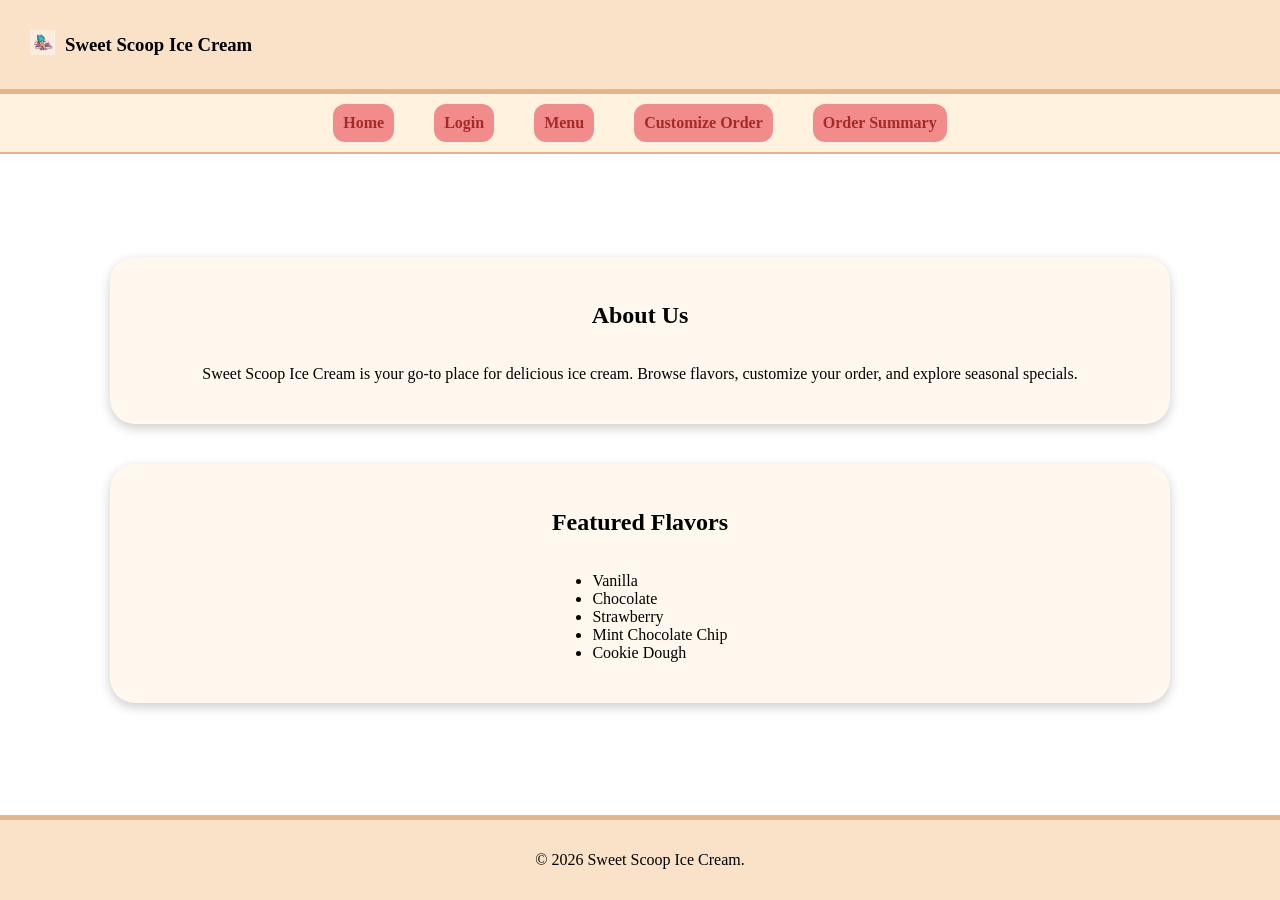
<file: index.html>
<!DOCTYPE html>
<!--
Group Members:
1. Gianna Kong (UCID: 30241947)
2. Lindsey Quong (UCID: 30245714)
-->
<html lang="en">

<head>
    <meta charset="UTF-8">
    <meta name="viewport" content="width=device-width, initial-scale=1.0">
    <link rel="stylesheet" href="styles.css">
    <title>Sweet Scoop Ice Cream</title>
</head>

<body>
    <header id="page_header">
        <div>
            <div><img src="img/logo.jpeg" alt="Sweet Scoop Ice Cream Logo"></div>
        </div>

        <div>
            <h3>Sweet Scoop Ice Cream</h3>
        </div>
    </header>

    <nav>
        <ul>
            <li><a href="index.html">Home</a></li>
            <li><a href="login.html">Login</a></li>
            <li><a href="menu_view.html">Menu</a></li>
            <li><a href="customize_order.html">Customize Order</a></li>
            <li><a href="order_summary.html">Order Summary</a></li>
        </ul>
    </nav>

    <main class="index_main">
        <section id="about_us">
            <h2>About Us</h2>
            <p>Sweet Scoop Ice Cream is your go-to place for delicious ice cream. Browse flavors, customize your order, and explore seasonal specials.</p>
        </section>

        <section id="featured_flavors">
            <h2>Featured Flavors</h2>
            <ul>
                <li>Vanilla</li>
                <li>Chocolate</li>
                <li>Strawberry</li>
                <li>Mint Chocolate Chip</li>
                <li>Cookie Dough</li>
            </ul>
        </section>
    </main>

    <footer>
        <p>&copy; 2026 Sweet Scoop Ice Cream.</p>
    </footer>
</body>

</html>
</file>
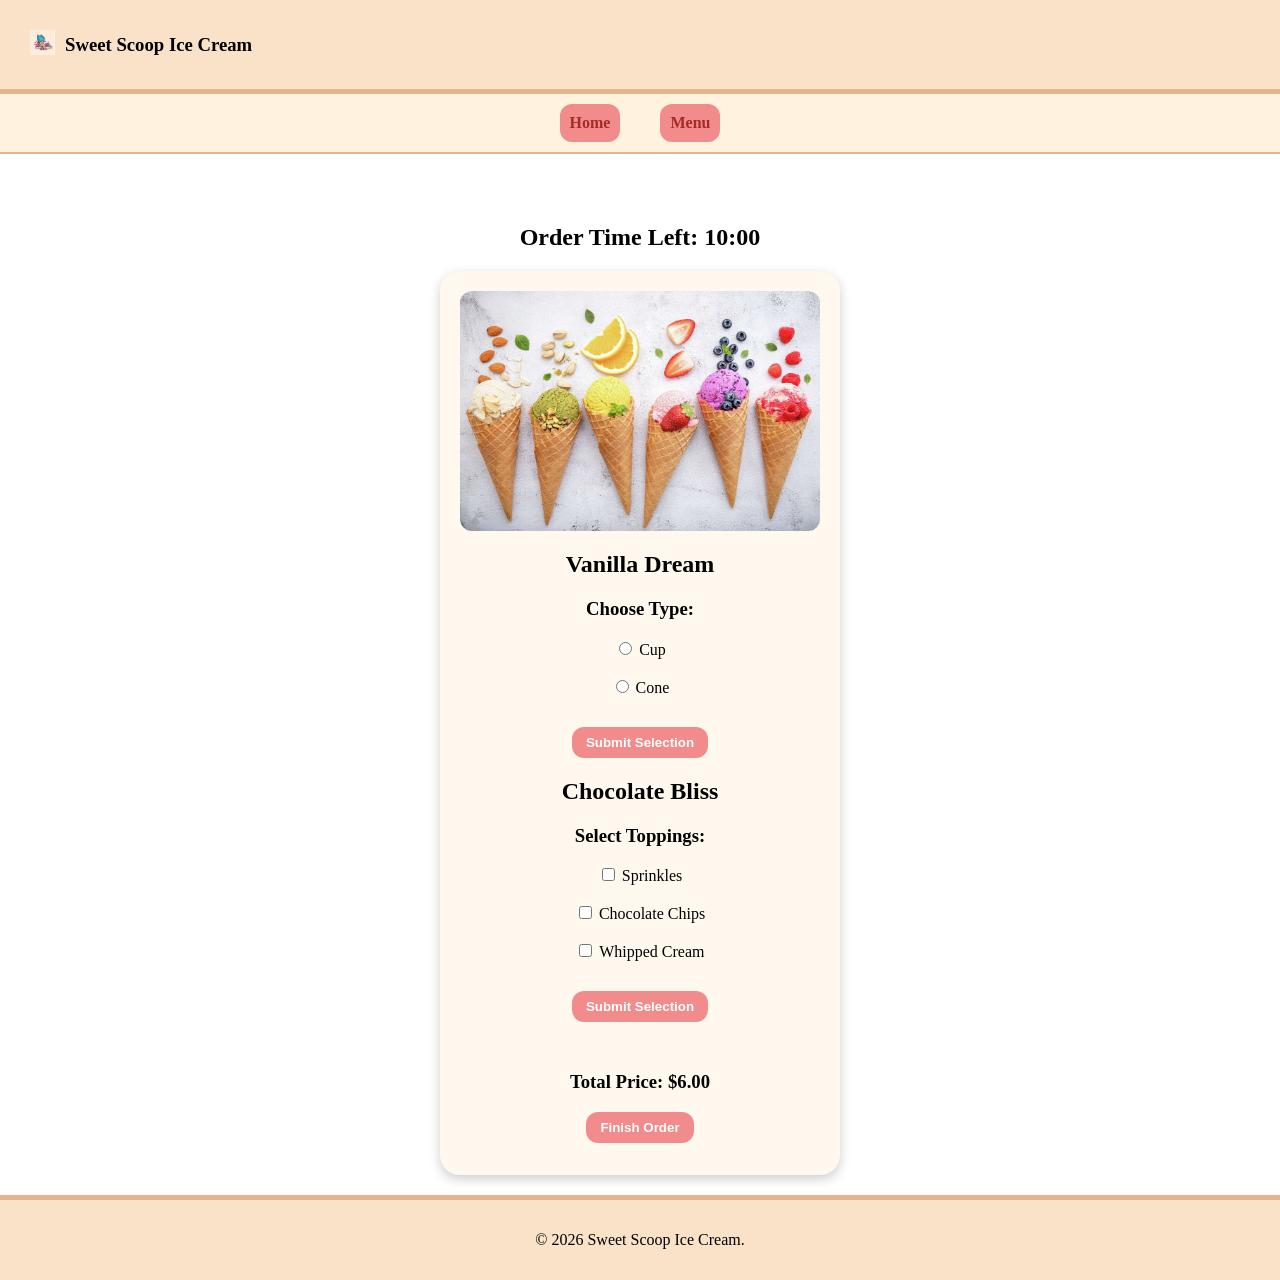
<file: customize_order.html>
<!DOCTYPE html>
<html lang="en">

<head>
    <meta charset="UTF-8">
    <meta name="viewport" content="width=device-width, initial-scale=1.0">
    <title>Customize Order</title>
    <link rel="stylesheet" href="styles.css">
</head>

<body>
    <header id="page_header">
        <div>
            <div><img src="img/logo.jpeg" alt="Sweet Scoop Ice Cream Logo"></div>
        </div>

        <div>
            <h3>Sweet Scoop Ice Cream</h3>
        </div>
    </header>

    <nav>
        <ul>
            <li><a href="index.html">Home</a></li>
            <li><a href="menu_view.html">Menu</a></li>
        </ul>
    </nav>

    <main class="customize_order_main">
        <h2>Order Time Left: <span id = "countdown">10:00</span></h2>

        <form action="order_summary.html">
            <div>
                <img src="img/icecream_banner.jpeg" alt="Banner image for customizing order" id="banner_img">
            </div>

            <h2>Vanilla Dream</h2>
            <h3>Choose Type:</h3>

            <input type="radio" class = "radioInput" id="type_cup" name="type" value="Cup">
            <label for="type_cup">Cup</label><br><br>
            <input type="radio" class = "radioInput" id="type_cone" name="type" value="Cone">
            <label for="type_cone">Cone</label><br><br>
            <button type="button" name="update_order" value="submit_icecream_type"  onclick = "checkStatus('radio')">Submit Selection</button>

            <h2>Chocolate Bliss</h2>
            <h3>Select Toppings:</h3>

            <input type="checkbox" class = "checkboxInput" id="topping1" name="topping1" value="Sprinkles">
            <label for="topping1">Sprinkles</label><br><br>
            <input type="checkbox" class = "checkboxInput" id="topping2" name="topping2" value="Chocolate Chips">
            <label for="topping2">Chocolate Chips</label><br><br>
            <input type="checkbox" class = "checkboxInput" id="topping3" name="topping3" value="Whipped Cream">
            <label for="topping3">Whipped Cream</label><br><br>
            <button type="button" id = "selectToppings" name="update_order" value="submit_toppings"  onclick = "checkStatus('checkbox')">Submit Selection</button>

            <br>
            <h3>Total Price: <span id = "totalPrice">$6.00</span></h3>
            <button type = "submit" onclick = "return checkStatus('all')">Finish Order</button>
        </form>
    </main>

    <footer>
        <p>&copy; 2026 Sweet Scoop Ice Cream.</p>
    </footer>

    <script>
        document.addEventListener("DOMContentLoaded", () => {
            let totalSeconds = 600;
            const countdownDisplay = document.getElementById("countdown");

            const countdown = setInterval(() => {
                let mins = Math.floor(totalSeconds / 60);
                let secs = totalSeconds % 60;

                countdownDisplay.innerHTML = `${mins}:${secs.toString().padStart(2, '0')}`

                if (totalSeconds <= 0){
                    clearInterval(countdown);
                    window.location.href = 'order_summary.html'
                } else{
                    totalSeconds--;
                }
            }, 1000);
        });

        function checkStatus(type){
            const radioInput = document.getElementsByClassName("radioInput");
            const checkInput = document.getElementsByClassName("checkboxInput");
            let radioChecked = false;
            let checkChecked = false;

           for (let i = 0; i < radioInput.length; i++){
            if(radioInput[i].checked){
                radioChecked = true;
            }
           }

           for (let i = 0; i < checkInput.length; i++){
            if(checkInput[i].checked){
                checkChecked = true;
            }
           }

            if (type == 'radio' && !radioChecked){
                alert("Please select cup or cone");
            }
            else if(type == 'checkbox' && !checkChecked){
                alert("Please select one topping");
            }
            else if(type == 'all'){
                if (!radioChecked && !checkChecked){
                    alert("Please select cup or cone and select at least one topping");
                    return false;
                }
                else if(!radioChecked){
                    alert("Please select cup or cone");
                    return false;
                } 
                else if(!checkChecked){
                    alert("Please select one topping");
                    return false;
                }
            }
        }

        function updateTotal(){
            let totalPrice = 6.00;
            const totalPriceElement = document.getElementById('totalPrice');
            const addTopping = document.querySelectorAll('.checkboxInput:checked');

            addTopping.forEach(checkbox => {
                totalPrice += 1.50
            });

            totalPriceElement.textContent = `$${totalPrice.toFixed(2)}`
        }
        document.querySelectorAll(".checkboxInput").forEach(box=> {
            box.addEventListener('change', updateTotal);
        });
    </script>
</body>

</html>
</file>
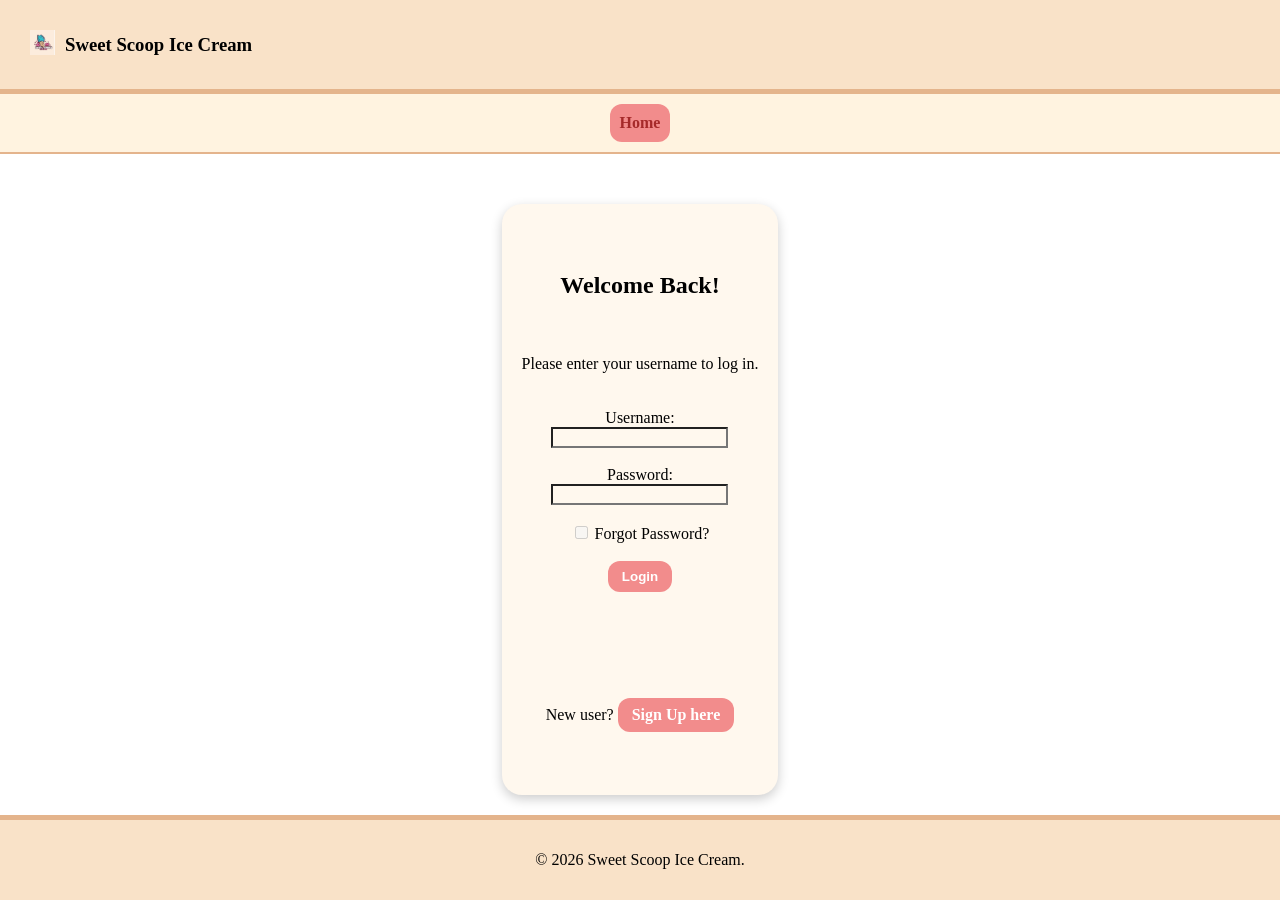
<file: login.html>
<!DOCTYPE html>
<html lang="en">

<head>
    <meta charset="UTF-8">
    <meta name="viewport" content="width=device-width, initial-scale=1.0">
    <link rel="stylesheet" href="styles.css">
    <title>Login</title>
</head>

<body>
    <header id="page_header">
        <div>
            <div><img src="img/logo.jpeg" alt="Sweet Scoop Ice Cream Logo"></div>
        </div>

        <div>
            <h3>Sweet Scoop Ice Cream</h3>
        </div>
    </header>

    <nav>
        <ul>
            <li><a href="index.html">Home</a></li>
        </ul>
    </nav>

    <main class="login_main">
        <div id="login_container">
            <h2>Welcome Back!</h2>
            <p>Please enter your username to log in.</p>
            <form id="login_form">
                <label for="username">Username:</label><br>
                <input type="text" id="username" name="username" required><br><br>

                <label for="password">Password:</label><br>
                <input type="password" id="password" name="password" required><br><br>
                
                <div>
                    <input type="checkbox" id="forgot_password" name="forgot_password" disabled>
                    <label for="forgot_password">Forgot Password?</label><br><br>
                </div>

                <button type="submit">Login</button>
            </form>
            <div id="login_message"></div>
            <p>
                New user? <a href="signup.html" class="action_btn">Sign Up here</a>
            </p>
        </div>
    </main>

    <footer>
        <p>&copy; 2026 Sweet Scoop Ice Cream.</p>
    </footer>
    <script>
        const loginForm = document.getElementById('login_form');
        const loginMessage = document.getElementById('login_message');
        loginForm.addEventListener('submit', async (event) => {
            event.preventDefault();
            const usernameInput = document.getElementById('username').value;
            const passwordInput = document.getElementById('password').value;
            try {
                const response = await fetch('https://jsonplaceholder.typicode.com/users');
                const users = await response.json();
                const matchedUser = users.find(
                    u => u.username.toLowerCase() === usernameInput.toLowerCase()
                );
                if (!matchedUser) {
                    showMessage('Username not found.', 'error');
                    return;
                }
                if (matchedUser.email !== passwordInput) {
                    showMessage('Incorrect password.', 'error');
                    return;
                }
                showMessage('Login successful! Redirecting...', 'success');
                setTimeout(() => {
                    window.location.href = 'menu_view.html';
                }, 2000);
            } catch (err) {
                showMessage('Something went wrong.', 'error');
                console.error(err);
            }
        });
        function showMessage(message, type) {
            loginMessage.textContent = message;
            loginMessage.className = "";
            loginMessage.classList.add("message", type);
            loginMessage.style.display = 'block';
        }
    </script>
</body>

</html>
</file>
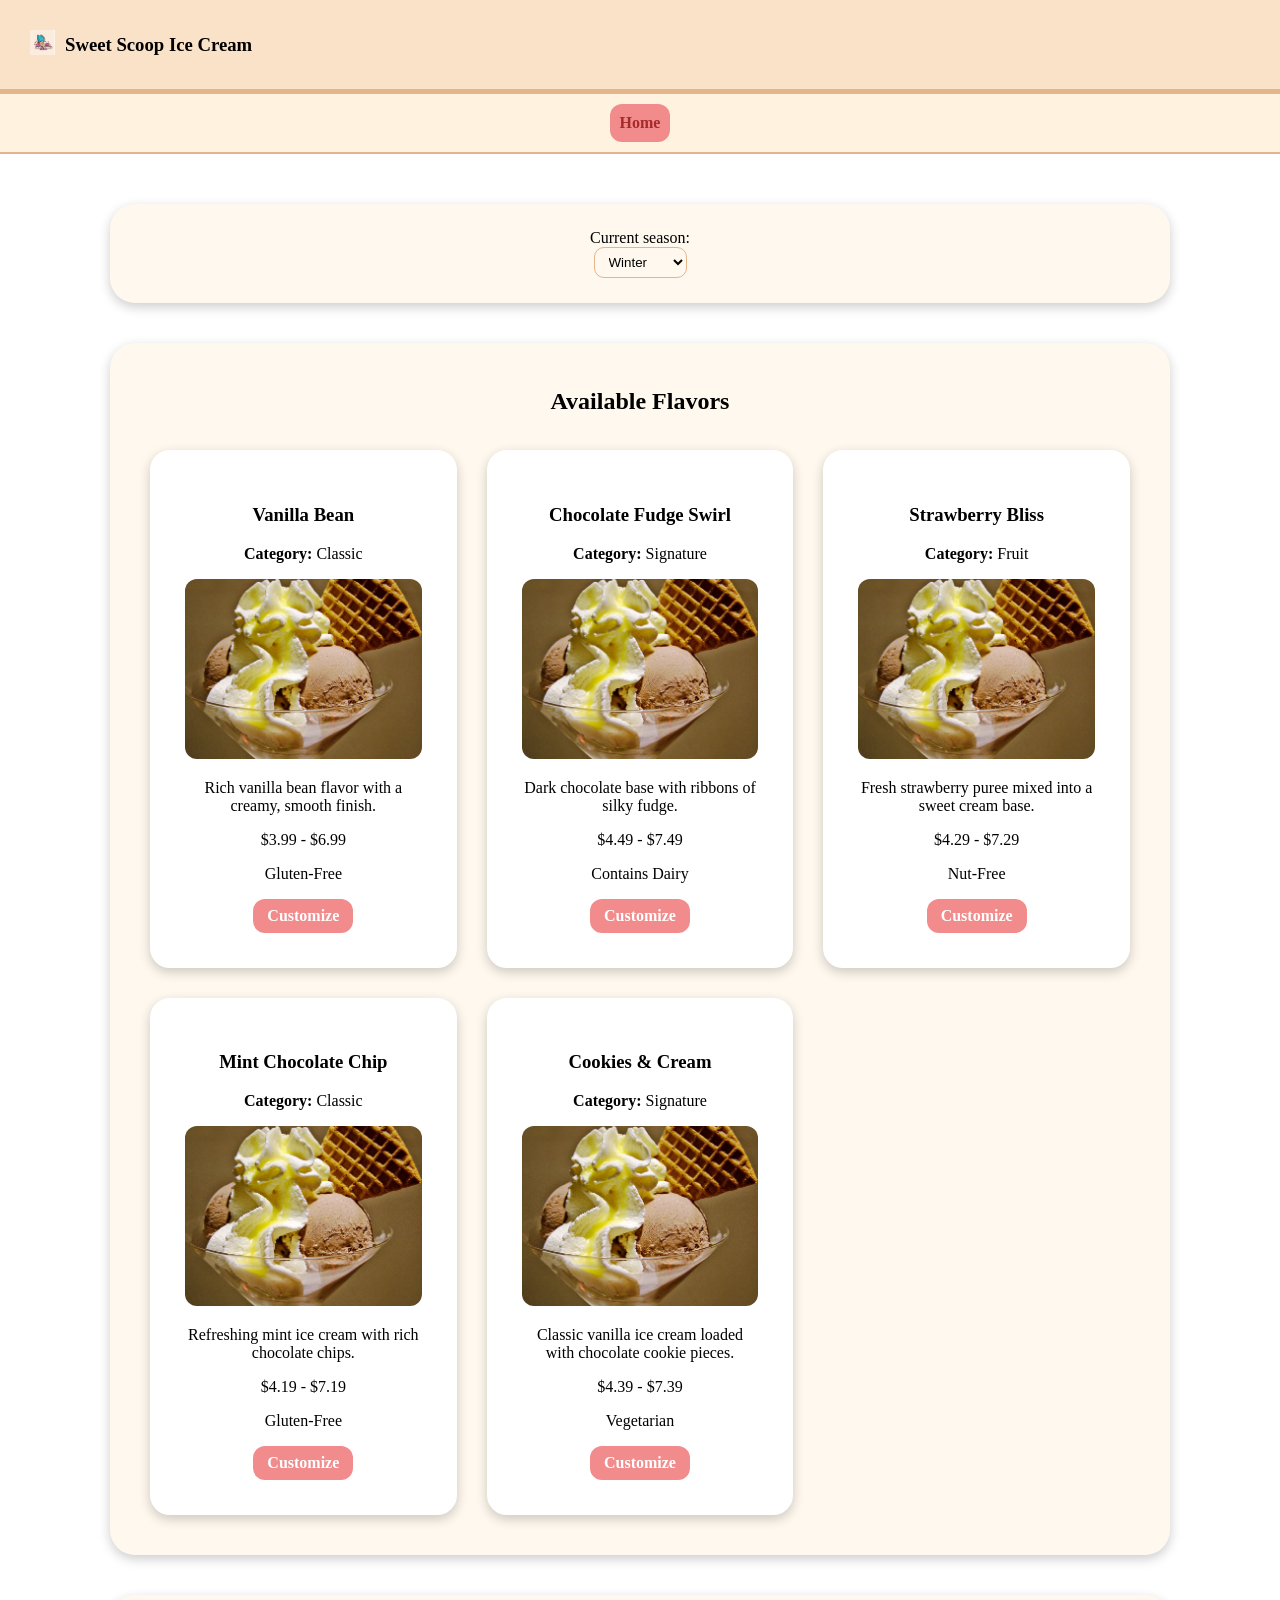
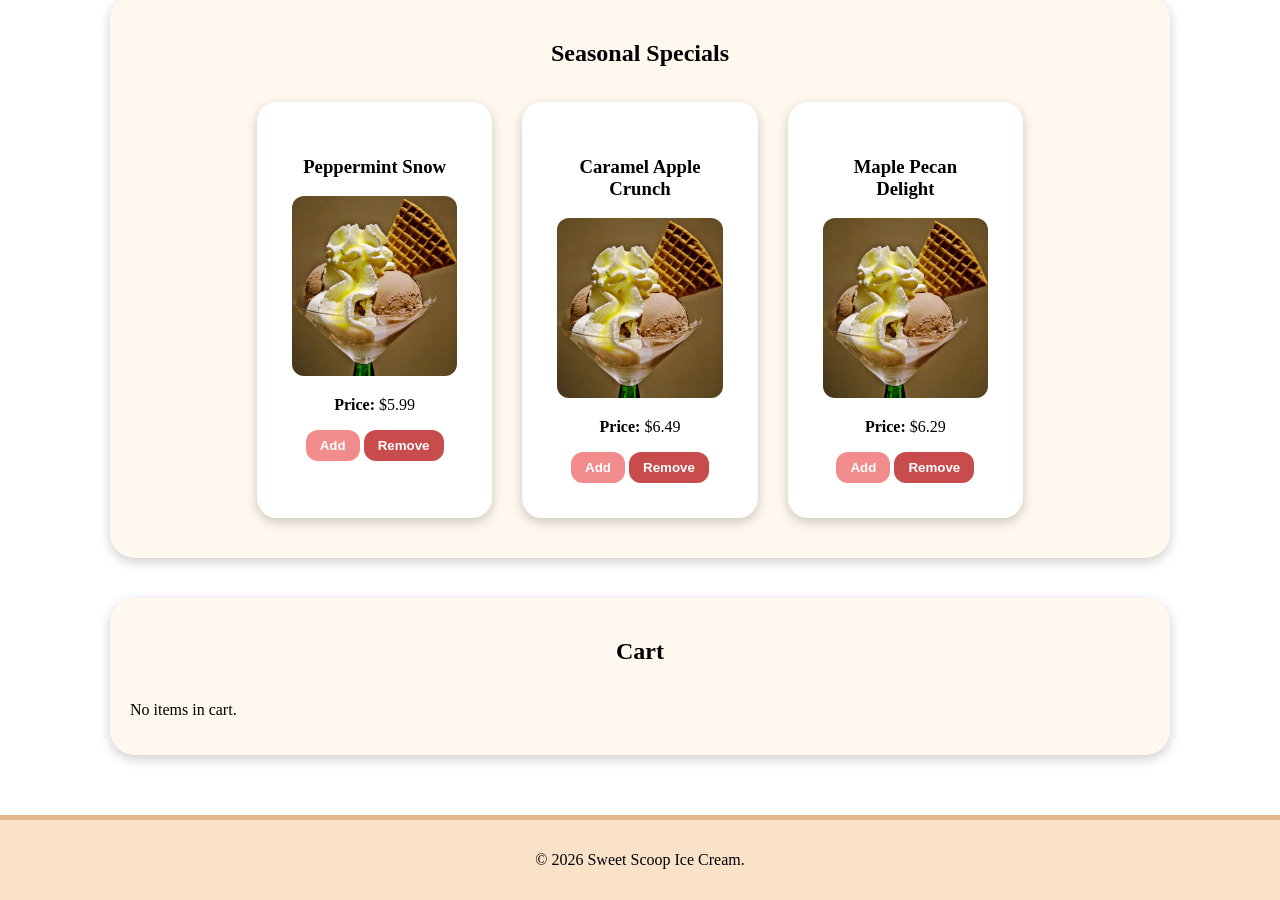
<file: menu_view.html>
<!DOCTYPE html>
<html lang="en">

<head>
    <meta charset="UTF-8">
    <meta name="viewport" content="width=device-width, initial-scale=1.0">
    <link rel="stylesheet" href="styles.css">
    <title>Menu View</title>
</head>

<body>
    <header id="page_header">
        <div>
            <div><img src="img/logo.jpeg" alt="Sweet Scoop Ice Cream Logo"></div>
        </div>
        <div>
            <h3>Sweet Scoop Ice Cream</h3>
        </div>
    </header>

    <nav>
        <ul>
            <li><a href="index.html">Home</a></li>
        </ul>
    </nav>

    <main class="menu_main">
        <section class="season_selector">
            <label for="season_filter">Current season:</label>
            <select id="season_filter" name="season_filter">
                <option value="winter-2026" selected>Winter</option>
                <option value="fall-2025">Fall</option>
                <option value="summer-2025">Summer</option>
                <option value="spring-2025">Spring</option>
            </select>
        </section>

        <section>
            <h2>Available Flavors</h2>
            <div class="tile_grid">
                <article class="ice_cream_tile">
                    <h3>Vanilla Bean</h3>
                    <p><strong>Category:</strong> Classic</p>
                    <img src="img/icecream.jpg" alt="Vanilla ice cream scoop">
                    <p>Rich vanilla bean flavor with a creamy, smooth finish.</p>
                    <p>$3.99 - $6.99</p>
                    <p>Gluten-Free</p>
                    <a href="customize_order.html" class="customize_link">Customize</a>
                </article>

                <article class="ice_cream_tile">
                    <h3>Chocolate Fudge Swirl</h3>
                    <p><strong>Category:</strong> Signature</p>
                    <img src="img/icecream.jpg" alt="Chocolate ice cream in cone">
                    <p>Dark chocolate base with ribbons of silky fudge.</p>
                    <p>$4.49 - $7.49</p>
                    <p>Contains Dairy</p>
                    <a href="customize_order.html" class="customize_link">Customize</a>
                </article>

                <article class="ice_cream_tile">
                    <h3>Strawberry Bliss</h3>
                    <p><strong>Category:</strong> Fruit</p>
                    <img src="img/icecream.jpg" alt="Strawberry ice cream bowl">
                    <p>Fresh strawberry puree mixed into a sweet cream base.</p>
                    <p>$4.29 - $7.29</p>
                    <p>Nut-Free</p>
                    <a href="customize_order.html" class="customize_link">Customize</a>
                </article>

                <article class="ice_cream_tile">
                    <h3>Mint Chocolate Chip</h3>
                    <p><strong>Category:</strong> Classic</p>
                    <img src="img/icecream.jpg" alt="Mint chocolate chip ice cream">
                    <p>Refreshing mint ice cream with rich chocolate chips.</p>
                    <p>$4.19 - $7.19</p>
                    <p>Gluten-Free</p>
                    <a href="customize_order.html" class="customize_link">Customize</a>
                </article>

                <article class="ice_cream_tile">
                    <h3>Cookies &amp; Cream</h3>
                    <p><strong>Category:</strong> Signature</p>
                    <img src="img/icecream.jpg" alt="Cookies and cream ice cream">
                    <p>Classic vanilla ice cream loaded with chocolate cookie pieces.</p>
                    <p>$4.39 - $7.39</p>
                    <p>Vegetarian</p>
                    <a href="customize_order.html" class="customize_link">Customize</a>
                </article>
            </div>
        </section>

        <section>
            <h2>Seasonal Specials</h2>
            <div class="tile_grid">
                <article class="ice_cream_tile">
                    <h3>Peppermint Snow</h3>
                    <img src="img/icecream.jpg" alt="Peppermint ice cream">
                    <p><strong>Price:</strong> $5.99</p>
                    <div class="special_actions">
                        <button class="add_btn">Add</button>
                        <button class="remove_btn">Remove</button>
                    </div>
                </article>

                <article class="ice_cream_tile">
                    <h3>Caramel Apple Crunch</h3>
                    <img src="img/icecream.jpg" alt="Caramel ice cream scoop">
                    <p><strong>Price:</strong> $6.49</p>
                    <div class="special_actions">
                        <button class="add_btn">Add</button>
                        <button class="remove_btn">Remove</button>
                    </div>
                </article>

                <article class="ice_cream_tile">
                    <h3>Maple Pecan Delight</h3>
                    <img src="img/icecream.jpg" alt="Maple pecan ice cream">
                    <p><strong>Price:</strong> $6.29</p>
                    <div class="special_actions">
                        <button class="add_btn">Add</button>
                        <button class="remove_btn">Remove</button>
                    </div>
                </article>
            </div>
        </section>
        <section id="cart_section">
            <h2>Cart</h2>
            <div id="cart_items">
                <p>No items in cart.</p>
            </div>
        </section>
    </main>

    <footer>
        <p>&copy; 2026 Sweet Scoop Ice Cream.</p>
    </footer>

    <script>
        const cartItemsContainer = document.getElementById('cart_items');
        const addButtons = document.querySelectorAll('.add_btn');
        const removeButtons = document.querySelectorAll('.remove_btn');
        let cart = {};
      
        function formatPrice(num) {
            return `$${num.toFixed(2)}`;
        }
      
        function updateCart() {
            cartItemsContainer.innerHTML = '';
            const itemNames = Object.keys(cart);
            if (itemNames.length === 0) {
                cartItemsContainer.innerHTML = '<p>No items in cart.</p>';
                return;
            }

            itemNames.forEach(itemName => {
                const {quantity, price} = cart[itemName];
                const lineTotal = quantity * price;
                const itemDiv = document.createElement('div');
                itemDiv.className = 'cart-item';
                const nameSpan = document.createElement('span');
                nameSpan.innerHTML = `<strong>${itemName} (${quantity})</strong>`;
                const priceSpan = document.createElement('span');
                priceSpan.className = 'line-total';
                priceSpan.textContent = formatPrice(lineTotal);
                itemDiv.appendChild(nameSpan);
                itemDiv.appendChild(priceSpan);
                cartItemsContainer.appendChild(itemDiv);
            });
        }
      
        function extractPrice(priceText) {
            const priceNumber = parseFloat(priceText.replace(/[^0-9.]/g, ''));
            return isNaN(priceNumber) ? 0 : priceNumber;
        }
      
        addButtons.forEach(button => {
            button.addEventListener('click', () => {
                const article = button.closest('article');
                if (!article) {
                    return;
                }
                const itemName = article.querySelector('h3').textContent.trim();
                const priceElement = article.querySelector('p strong')?.parentElement;
                if (!priceElement) {
                    return;
                }
                const price = extractPrice(priceElement.textContent);
                if (cart[itemName]) {
                    cart[itemName].quantity += 1;
                } else {
                    cart[itemName] = { price: price, quantity: 1 };
                }
                updateCart();
            });
        });
      
        removeButtons.forEach(button => {
            button.addEventListener('click', () => {
            const article = button.closest('article');
            if (!article) {
                return;
            }
            const itemName = article.querySelector('h3').textContent.trim();
            if (cart[itemName]) {
                delete cart[itemName];
                updateCart();
            }
            });
        });
      
        updateCart();
      </script>
</body>

</html>
</file>
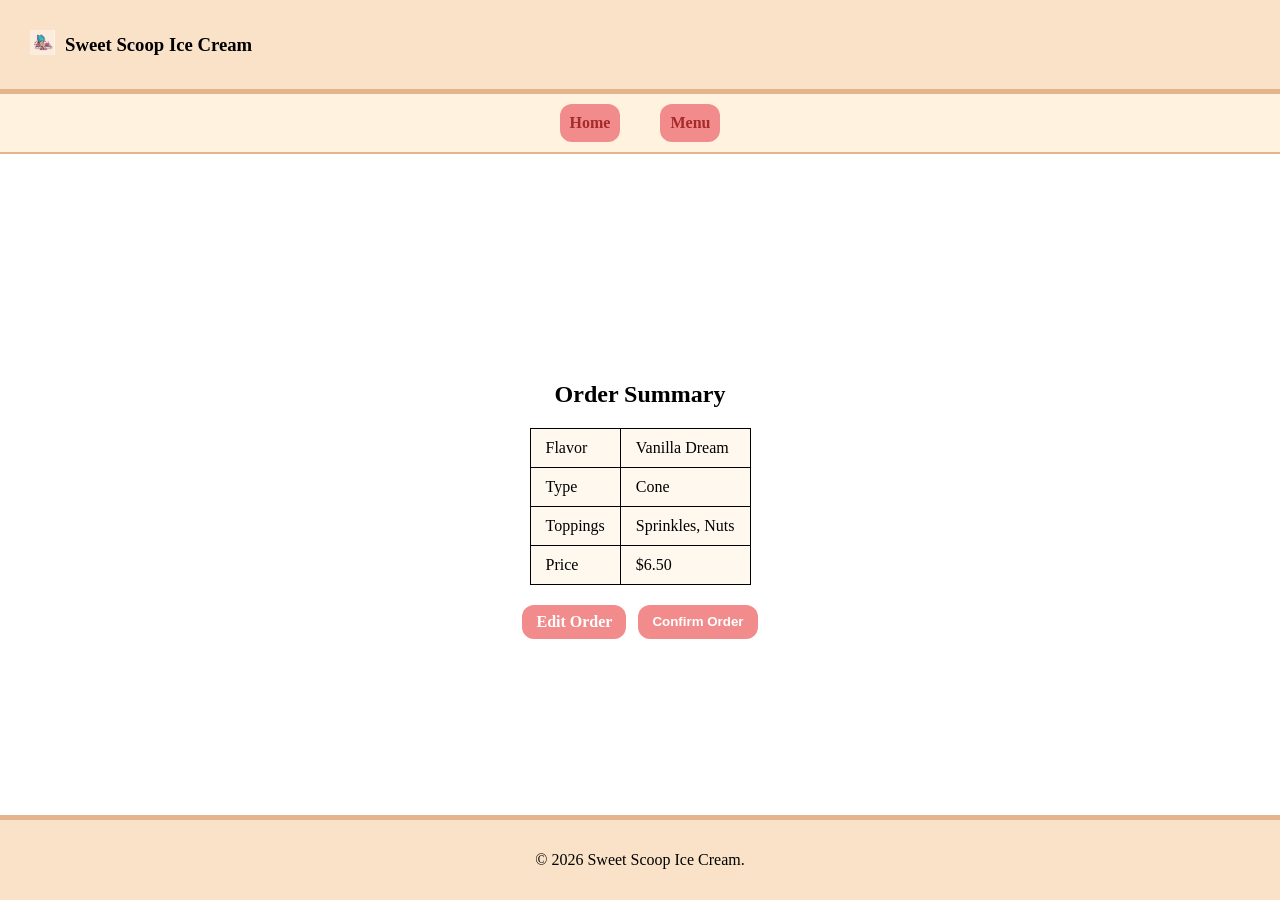
<file: order_summary.html>
<!DOCTYPE html>
<html lang="en">

<head>
    <meta charset="UTF-8">
    <meta name="viewport" content="width=device-width, initial-scale=1.0">
    <link rel="stylesheet" href="styles.css">
    <title>Sweet Scoop Ice Cream</title>
</head>

<body>
    <header id="page_header">
        <div>
            <div><img src="img/logo.jpeg" alt="Sweet Scoop Ice Cream Logo"></div>
        </div>

        <div>
            <h3>Sweet Scoop Ice Cream</h3>
        </div>
    </header>

    <nav>
        <ul>
            <li><a href="index.html">Home</a></li>
            <li><a href="menu_view.html">Menu</a></li>
        </ul>
    </nav>

    <main class="order_summary_main">
        <h2>Order Summary</h2>
        <table>
            <tbody>
                <tr>
                    <td>Flavor</td>
                    <td>Vanilla Dream</td>
                </tr>
                <tr>
                    <td>Type</th>
                    <td>Cone</td>
                </tr>
                <tr>
                    <td>Toppings</th>
                    <td>Sprinkles, Nuts</td>
                </tr>
                <tr>
                    <td>Price</th>
                    <td>$6.50</td>
                </tr>
            </tbody>
        </table>

        <div class="summary_actions">
            <a href="customize_order.html" class="action_btn">Edit Order</a>
            <button type="button" class="action_btn">Confirm Order</button>
        </div>
    </main>

    <footer>
        <p>&copy; 2026 Sweet Scoop Ice Cream.</p>
    </footer>
</body>

</html>
</file>
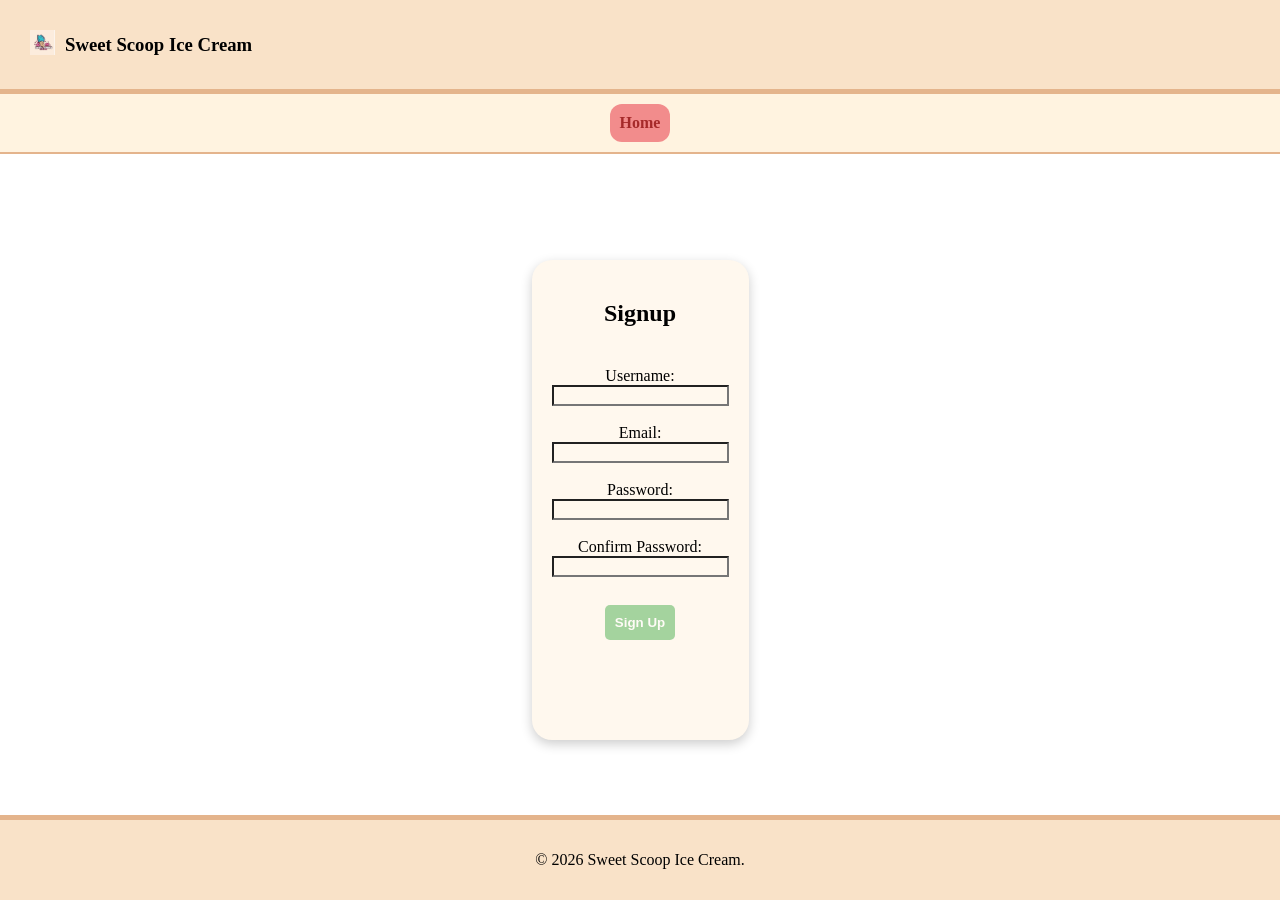
<file: signup.html>
<!DOCTYPE html>
<html lang="en">

<head>
    <meta charset="UTF-8">
    <meta name="viewport" content="width=device-width, initial-scale=1.0">
    <link rel="stylesheet" href="styles.css">
    <title>Sign Up</title>
</head>

<body>
    <header id="page_header">
        <div>
            <div><img src="img/logo.jpeg" alt="Sweet Scoop Ice Cream Logo"></div>
        </div>

        <div>
            <h3>Sweet Scoop Ice Cream</h3>
        </div>
    </header>

    <nav>
        <ul>
            <li><a href="index.html">Home</a></li>
        </ul>
    </nav>

    <main class="sign_up_main">
        <div id="sign_up_container">
            <h2>Signup</h2>
            <form id="sign_up_form" action="menu_view.html">
                <label for="username">Username:</label><br>
                <input type="text" id="username" name="username" required><br><br>

                <label for="email">Email:</label><br>
                <input type="text" id="email" name="email" required><br><br>

                <label for="password">Password:</label><br>
                <input type="password" id="password" name="password" required><br><br>
                
                <label for="confirm_password">Confirm Password:</label><br>
                <input type="password" id="confirmPassword" name="confirmPassword" required><br><br>

                <button type="submit" id = "sign_up_button">Sign Up</button>
                <p id = "errorMessage"></p>
                <p id = "successMessage"></p>
            </form>
        </div>
    </main>

    <footer>
        <p>&copy; 2026 Sweet Scoop Ice Cream.</p>
    </footer>

    <script>
        document.getElementById("sign_up_form").addEventListener("submit", function(error){
            let username = document.getElementById("username").value;
            let password = document.getElementById("password").value;
            let confirmPassword = document.getElementById("confirmPassword").value;
            let email = document.getElementById("email").value;
            let errorMessage = ""

            let usernameNeeded = /^[A-Za-z][A-Za-z0-9_-]{2,19}$/;
            if (!usernameNeeded.test(username)){
                errorMessage += "Invalid username (Must start with a letter, 3-20 characters, and cannot contain any special characters other than (-) and (_))<br>";
            }

            let passwordNeeded = /^(?=.*[a-z])(?=.*[A-Z])(?=.*\d)(?=.*[!@#$%^&*()\-_=+\[\]{};:'",.<>/?`~])[^\s]{8,}$/;
            if (!passwordNeeded.test(password)){
                errorMessage += "Invalid password (Must be 8 characters long and must contain one uppercase letter, one lowercase letter, one number, and one special character with no spaces)<br>";
            }

            if (password != confirmPassword){
                errorMessage += "Passwords do not match<br>";
            }

            let emailNeeded = /^[^\s@]+@[^\s@]+\.[^\s@]+$/;
            if(!emailNeeded.test(email)){
                errorMessage += "Must be in a valid format (ex. username@example.com)<br>";
            }

            if(errorMessage != ""){
                error.preventDefault();
                let errorDisplay = document.getElementById("errorMessage");
                let successDisplay = document.getElementById("successMessage")
                errorDisplay.innerHTML = errorMessage;
                successDisplay.style.display = "none";
                errorDisplay.style.display = "block";
            } else{
                error.preventDefault();
                let errorDisplay = document.getElementById("errorMessage");
                let successDisplay = document.getElementById("successMessage");
                successDisplay.innerHTML = "Signup successful! Redirecting to login...";
                errorDisplay.style.display = "none";
                successDisplay.style.display = "block";

                setTimeout(function(){
                    window.location.href = "login.html";
                }, 2000);
            }   
        });
    </script>
</body>

</html>
</file>
<file: styles.css>
html,
body {
    margin: 0;
    padding: 0;
    height: 100%;
}

body {
    min-height: 100vh;
    display: flex;
    flex-direction: column;
}

main {
    flex: 1;
}

main section h2 { text-align: center; }

header {
    background-color: #f9e2c8;
    display: flex;
    gap: 10px;
    align-items: center;
    justify-content: flex-start;
    padding: 15px 30px;
    border-bottom: 5px solid #e4b48c;
}

header img {
    width: 25px;
    height: 25px;
}

#page_header > div {
    margin: 0;
    display: flex;
    align-items: center;
}

nav {
    background-color: #fff3e0;
    display: flex;
    justify-content: center;
    padding: 10px;
    border-bottom: 2px solid #e4b48c;
    margin-bottom: 30px;
    flex-wrap: wrap;
}

nav ul {
    list-style: none;
    margin: 0;
    padding: 0;
    display: flex;
    flex-wrap: wrap;
    gap: 20px;
    align-items: center;
}

nav a {
    display: block;
    text-decoration: none;
    color: brown;
    background-color: #f28c8c;
    font-weight: bold;
    padding: 10px;
    margin-left: 10px;
    margin-right: 10px;
    border-radius: 12px;
}

main section {
    display: flex;
    background-color: #fff8ee;
    border-radius: 25px;
    margin-bottom: 40px;
    box-shadow: 0 4px 12px rgba(0, 0, 0, 0.2);
    justify-content: center;
    align-items: center;
    flex-direction: column;
    padding: 25px;
}

footer {
    background-color: #f9e2c8;
    display: flex;
    row-gap: 10px;
    align-items: center;
    justify-content: center;
    padding: 15px;
    border-top: 5px solid #e4b48c;
}

.index_main {
    display: flex;
    flex-direction: column;
    justify-content: center;
    width: 100%;
    max-width: 1100px;
    margin: 0 auto;
    padding: 20px;
    box-sizing: border-box;
}

.login_main {
    display: flex;
    justify-content: center;
    width: 100%;
    max-width: 1100px;
    margin: 0 auto;
    padding: 20px;
}

#login_container {
    display: flex;
    flex-direction: column;
    gap: 20px;
    justify-content: center;
    align-items: center;
    background-color: #fff8ee;
    border-radius: 20px;
    box-shadow: 0 4px 12px rgba(0, 0, 0, 0.2);
    padding: 20px;
}

#login_form {
    text-align: center;
    margin: 0 auto 70px;
}

#login_form input[type="text"],
#login_form input[type="password"] {
    background-color: #fff8ee;
}

form button,
.add_btn {
    background-color: #f28c8c;
    color: #ffffff;
    font-weight: bold;
    border-radius: 12px;
    padding: 8px 14px;
    border: none;
    cursor: pointer;
}

.menu_main {
    width: 100%;
    max-width: 1100px;
    margin: 0 auto;
    padding: 20px;
    box-sizing: border-box;
}

.season_selector {
    text-align: center;
}

.season_selector select {
    background-color: #fff8ee;
    border-radius: 10px;
    padding: 6px 10px;
    border: 1px solid #e4b48c;
}

.tile_grid {
    text-align: center;
    display: flex;
    flex-wrap: wrap;
}

.ice_cream_tile {
    background-color: #ffffff;
    border: 20px solid #ffffff;
    border-radius: 20px;
    padding: 15px;
    margin: 15px;
    box-shadow: 0 4px 12px rgba(0, 0, 0, 0.2);
    width: calc(33.333% - 30px);
    text-align: center;
    box-sizing: border-box;
}

.ice_cream_tile img {
    width: 100%;
    height: 180px;
    object-fit: cover;
    border-radius: 12px;
}

.special_actions {
    margin-top: 10px;
}

.remove_btn {
    background-color: #c94c4c;
    color: #ffffff;
    font-weight: bold;
    border-radius: 12px;
    padding: 8px 14px;
    border: none;
    cursor: pointer;
}

.customize_link {
    display: inline-block;
    text-decoration: none;
    background-color: #f28c8c;
    color: #ffffff;
    font-weight: bold;
    border-radius: 12px;
    padding: 8px 14px;
    border: none;
    cursor: pointer;
}

#banner_img {
    width: 100%;
    height: 15rem;
    object-fit: cover;
    border-radius: 12px;
    display: block;
    margin: 0 auto;
}

.customize_order_main {
    width: 100%;
    max-width: 1100px;
    margin: 0 auto;
    padding: 20px;
    display: flex;
    justify-content: center;
    flex-direction: column;
    align-items: center;
    border-radius: 25px;
}

.customize_order_main form {
    max-width: 500px;
    margin: 0 auto;
    text-align: center;
    padding: 20px;
    background-color: #fff8ee;
    border-radius: 20px;
    box-shadow: 0 4px 12px rgba(0, 0, 0, 0.2);
}

.customize_order_main form button {
    display: block;
    margin: 12px auto;
}

.action_btn {
    display: inline-block;
    text-decoration: none;
    background-color: #f28c8c;
    color: #ffffff;
    font-weight: bold;
    border-radius: 12px;
    padding: 8px 14px;
    border: none;
    cursor: pointer;
}

.order_summary_main {
    width: 100%;
    max-width: 1100px;
    margin: 0 auto;
    padding: 20px;
    display: flex;
    justify-content: center;
    flex-direction: column;
    align-items: center;
    box-sizing: border-box;
}

.order_summary_main > table {
    margin: 0 auto;
    border-collapse: collapse;
    border: 1px solid black;
    background-color: #fff8ee;
    text-align: left;
}

.order_summary_main td {
    border: 1px solid #000;
    padding: 10px 15px;
}

.summary_actions {
    display: flex;
    justify-content: center;
    gap: 12px;
    margin-top: 20px;
}

#cart_section {
    background-color: #fff8ee;
    border-radius: 25px;
    padding: 20px;
    margin-bottom: 40px;
    box-shadow: 0 4px 12px rgba(0, 0, 0, 0.2);
    max-width: 1100px;
    margin-left: auto;
    margin-right: auto;
}

#cart_section h2 {
    text-align: center;
    margin-bottom: 20px;
    font-weight: bold;
}

#cart_items {
    width: 100%;
    margin: 0 auto;
  }

.cart-item {
    display: flex;
    justify-content: space-between;
    align-items: center;
    background-color: white;
    border: 1px solid #e4b48c;
    border-radius: 20px;
    padding: 12px 20px;
    margin-bottom: 12px;
}

#login_message {
    max-width: 400px;
    font-weight: bold;
    text-align: center;
    display: none;
}

#login_message.error {
    color: rgb(154, 9, 9);
    background-color: rgb(255, 186, 186);
    padding: 10px;
    text-align: center;
}

#login_message.success {
    color: rgb(6, 72, 34);
    background-color: rgb(164, 211, 184);
    padding: 10px;
    text-align: center;
}

.sign_up_main {
    display: flex;
    justify-content: center;
    align-items: center;
    width: 100%;
    max-width: 1100px;
    margin: 0 auto;
    padding: 20px;
}

#sign_up_container {
    display: flex;
    flex-direction: column;
    gap: 20px;
    justify-content: center;
    align-items: center;
    background-color: #fff8ee;
    border-radius: 20px;
    box-shadow: 0 4px 12px rgba(0, 0, 0, 0.2);
    padding: 20px;
    max-width: 1100px;
}

#sign_up_form {
    align-items: center;
    text-align: center;
    margin: 0 auto 70px;
}

#sign_up_form input[type="text"],
#sign_up_form input[type="password"] {
    background-color: #fff8ee;
}

#sign_up_form button[type = "submit"]{
    background-color: #4CAF50;
    padding: 10px;
    border-radius: 5px;
    margin: 10px;
    opacity: 0.5;
}

#sign_up_form button[type = "submit"]:hover{
    opacity: 1.0;
    background-color: #45A049;
}

#errorMessage{
    display: none;
    color: rgb(154, 9, 9);
    background-color: rgb(255, 186, 186);
    padding: 10px;
    text-align: center;
}

#successMessage{
    display: none;
    color: rgb(6, 72, 34);
    background-color: rgb(164, 211, 184);
    padding: 10px;
    text-align: center;
}
</file>
